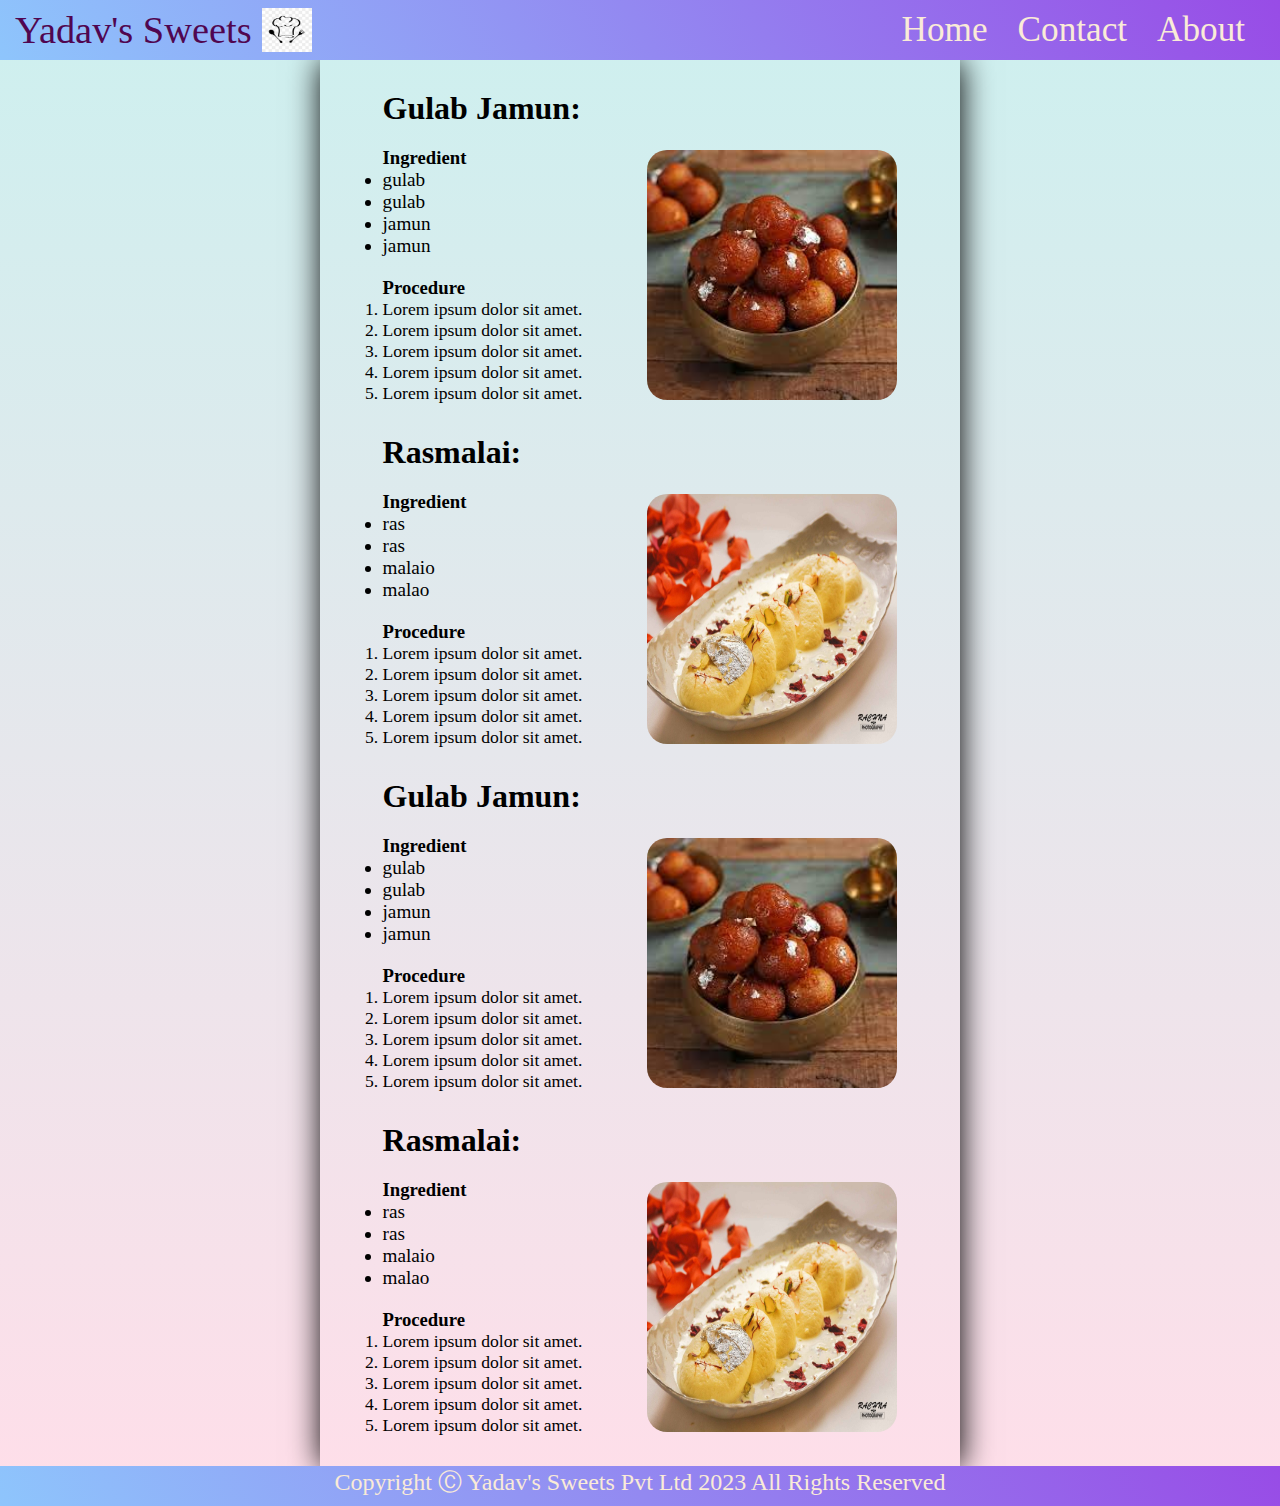
<file: Project_1/index.html>
<!DOCTYPE html>
<html lang="en">
<head>
    <meta charset="UTF-8">
    <meta name="viewport" content="width=device-width, initial-scale=1.0">
    <link rel="stylesheet" href="style.css">
    <title>Receipe_webpage</title>
</head>
<body>
    <div class="container">
        <header>
            <div class="navbar">
                <nav>
                    <ul id="navlist">
                        <li id="start">
                            <p id="name">Yadav's Sweets</p>
                            <img src="logo.png" alt="Logo">
                        </li>
                        <li>
                            <div id="itemlist">
                                <a href="a">Home</a>
                                <a href="b">Contact</a>
                                <a href="c">About</a>
                            </div>
                        </li>
                    </ul>
                </nav>
            </div>
        </header>


        <main>
            <div class="content">
                <section>
                    <div class="items">
                        <div class="leftbox">
                            <div>
                                <h2>Gulab Jamun:</h2>
                            </div>

                            <div>
                                <h3>Ingredient</h3>
                                <ul class="ingbox">
                                    <li>gulab</li>
                                    <li>gulab</li>
                                    <li>jamun</li>
                                    <li>jamun</li>
                                </ul>
                            </div>

                            <div>
                                <h3>Procedure</h3>
                                <ol class="recbox">
                                    <li>Lorem ipsum dolor sit amet.</li>
                                    <li>Lorem ipsum dolor sit amet.</li>
                                    <li>Lorem ipsum dolor sit amet.</li>
                                    <li>Lorem ipsum dolor sit amet.</li>
                                    <li>Lorem ipsum dolor sit amet.</li>
                                </ol>
                            </div>
                          
            
                        </div>
                        <div class="rightbox">
                            <img src="Gulab_Jamun.jpg" alt="Gulab_Jamun">
                            <div class="overlay">
                                <span>Click here to Buy</span>
                            </div>

                        </div>
                    </div>


                    <div class="item1">
                        <div class="leftbox">
                            <div>
                                <h2>Rasmalai:</h2>
                            </div>

                            <div>
                                <h3>Ingredient</h3>
                                <ul class="ingbox">
                                    <li>ras</li>
                                    <li>ras</li>
                                    <li>malaio</li>
                                    <li>malao</li>
                                </ul>
                            </div>

                            <div>
                                <h3>Procedure</h3>
                                <ol class="recbox">
                                    <li>Lorem ipsum dolor sit amet.</li>
                                    <li>Lorem ipsum dolor sit amet.</li>
                                    <li>Lorem ipsum dolor sit amet.</li>
                                    <li>Lorem ipsum dolor sit amet.</li>
                                    <li>Lorem ipsum dolor sit amet.</li>
                                </ol>
                            </div>
                          
            
                        </div>
                        <div class="rightbox">
                            <img src="rasmalai.jpg" alt="Rasmalai">
                            <div class="overlay">
                                <span>Click here to Buy</span>
                            </div>

                        </div>
                    </div>

                    <div class="items">
                        <div class="leftbox">
                            <div>
                                <h2>Gulab Jamun:</h2>
                            </div>

                            <div>
                                <h3>Ingredient</h3>
                                <ul class="ingbox">
                                    <li>gulab</li>
                                    <li>gulab</li>
                                    <li>jamun</li>
                                    <li>jamun</li>
                                </ul>
                            </div>

                            <div>
                                <h3>Procedure</h3>
                                <ol class="recbox">
                                    <li>Lorem ipsum dolor sit amet.</li>
                                    <li>Lorem ipsum dolor sit amet.</li>
                                    <li>Lorem ipsum dolor sit amet.</li>
                                    <li>Lorem ipsum dolor sit amet.</li>
                                    <li>Lorem ipsum dolor sit amet.</li>
                                </ol>
                            </div>
                          
            
                        </div>
                        <div class="rightbox">
                            <img src="Gulab_Jamun.jpg" alt="Gulab_Jamun">
                            <div class="overlay">
                                <span>Click here to Buy</span>
                            </div>

                        </div>
                    </div>


                    <div class="item1">
                        <div class="leftbox">
                            <div>
                                <h2>Rasmalai:</h2>
                            </div>

                            <div>
                                <h3>Ingredient</h3>
                                <ul class="ingbox">
                                    <li>ras</li>
                                    <li>ras</li>
                                    <li>malaio</li>
                                    <li>malao</li>
                                </ul>
                            </div>

                            <div>
                                <h3>Procedure</h3>
                                <ol class="recbox">
                                    <li>Lorem ipsum dolor sit amet.</li>
                                    <li>Lorem ipsum dolor sit amet.</li>
                                    <li>Lorem ipsum dolor sit amet.</li>
                                    <li>Lorem ipsum dolor sit amet.</li>
                                    <li>Lorem ipsum dolor sit amet.</li>
                                </ol>
                            </div>
                          
            
                        </div>
                        <div class="rightbox">
                            <img src="rasmalai.jpg" alt="Rasmalai">
                            <div class="overlay">
                                <span>Click here to Buy</span>
                            </div>

                        </div>
                    </div>
                </section>
               
            </div>
        </main>


       <footer>
        <div class="footer">
            <p>
                Copyright &#x24B8; Yadav's Sweets Pvt Ltd 2023 All Rights Reserved
            </p>
        </div>
       </footer>


    </div>
</body>
</html>
</file>
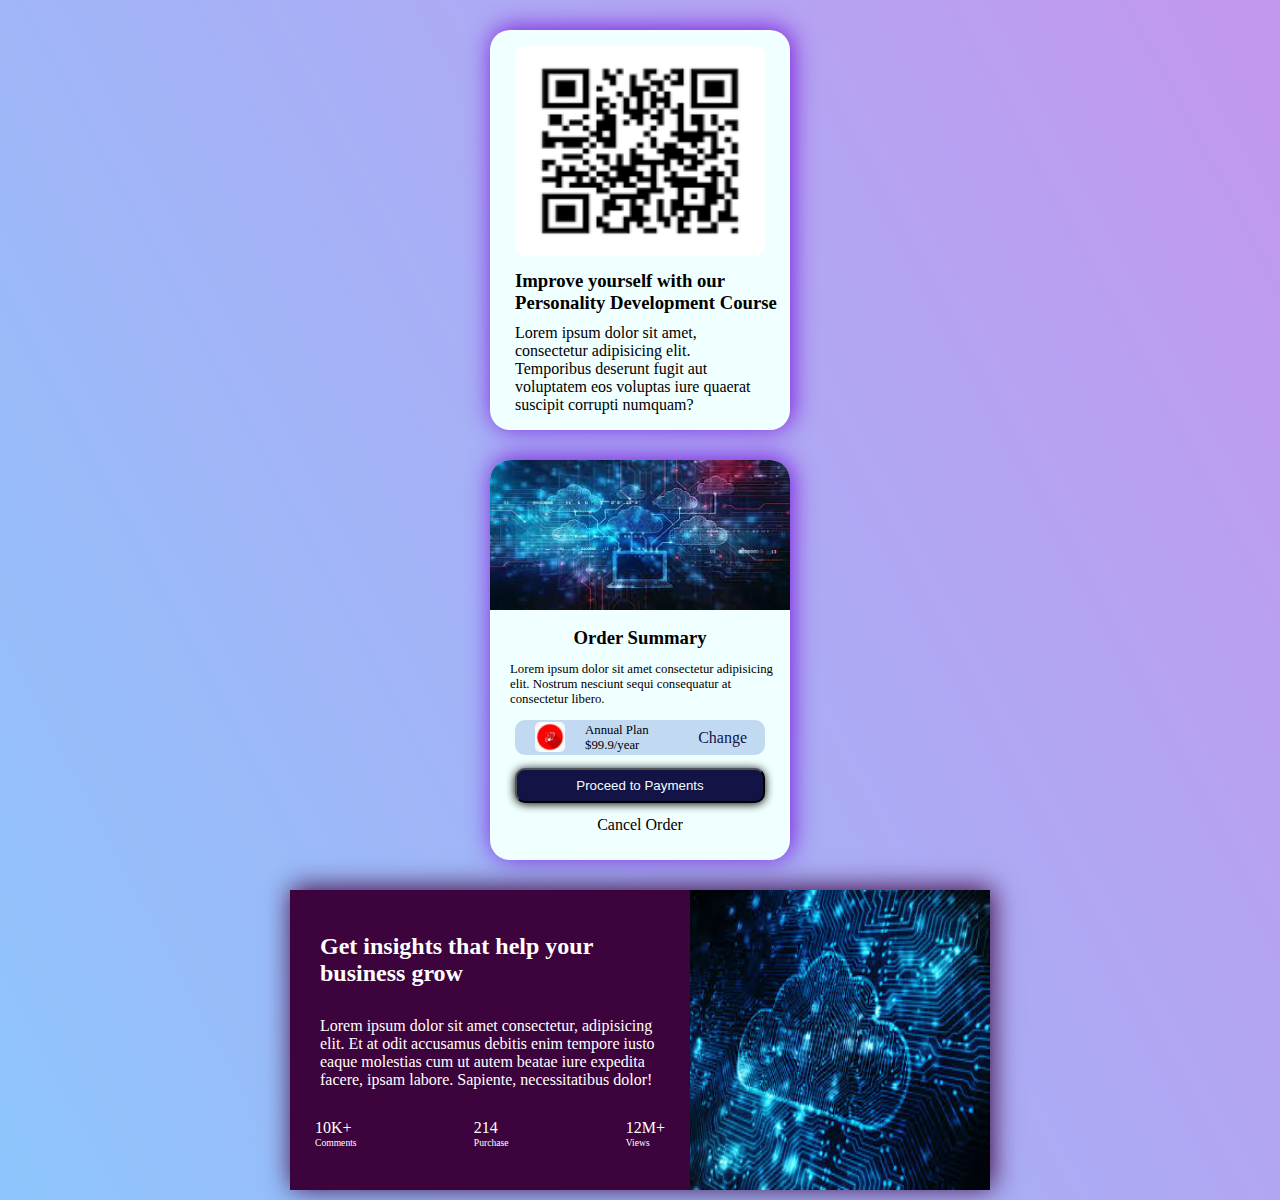
<file: Project_2/index.html>
<!DOCTYPE html>
<html lang="en">
<head>
    <meta charset="UTF-8">
    <meta name="viewport" content="width=device-width, initial-scale=1.0">
    <link rel="stylesheet" href="style.css">
    <title>Cards_website</title>
</head>
<body>
    <div class="container">
        <div class="box">
            <div>
                <img src="Qr_code.png" alt="QR_Code">
            </div>


            <div>
                <h3>Improve yourself with our Personality Development Course</h3>
            </div>


            <div>
                <p>Lorem ipsum dolor sit amet, consectetur adipisicing elit. Temporibus deserunt fugit aut voluptatem eos voluptas iure quaerat suscipit corrupti numquam?</p>
            </div>

        </div>


        <div class="box1">

            <div>
                <img src="System.jpg" alt="System">
            </div>

            <div>
                <h3>Order Summary</h3>
            </div>

            <div>
                <p id="para">Lorem ipsum dolor sit amet consectetur adipisicing elit. Nostrum nesciunt sequi consequatur at consectetur libero.</p>
            </div>

            <div class="main">
                <div class="main_1">
                    <div>
                        <img src="Music.jpg" alt="Music" id="music">
                    </div>
                    <div>
                        <p>Annual Plan <br> $99.9/year</p>
                    </div>

                </div>

                <div>
                    <a href="">Change</a>
                </div>

            </div>

            <div>
                <button class="favorite styled" type="button"> Proceed to Payments</button> 
            </div>

            <div>
                <a href="">Cancel Order</a>
            </div>
        </div>


        <div class="box2">
            <div class="leftbox">
                <div class="first">
                    <h2>Get insights that help your business grow</h2>
                </div>
                <div class="second">
                    <p>Lorem ipsum dolor sit amet consectetur, adipisicing elit. Et at odit accusamus debitis enim tempore iusto eaque molestias cum ut autem beatae iure expedita facere, ipsam labore. Sapiente, necessitatibus dolor!</p>
                </div>
                <div class="third">
                    <div class="tfirst">
                        <div>10K+</div>
                        <div class="small">Comments</div>
                    </div>
                    <div class="tsecond">
                        <div>214</div>
                        <div class="small">Purchase</div>
                    </div>
                    <div class="tthird">
                        <div>12M+</div>
                        <div class="small">Views</div>
                    </div>
                </div>
            </div>


            <div class="rightbox">
                <img src="System_1.jpg" alt="System">
            </div>
        </div>
    </div>
</body>
</html>
</file>
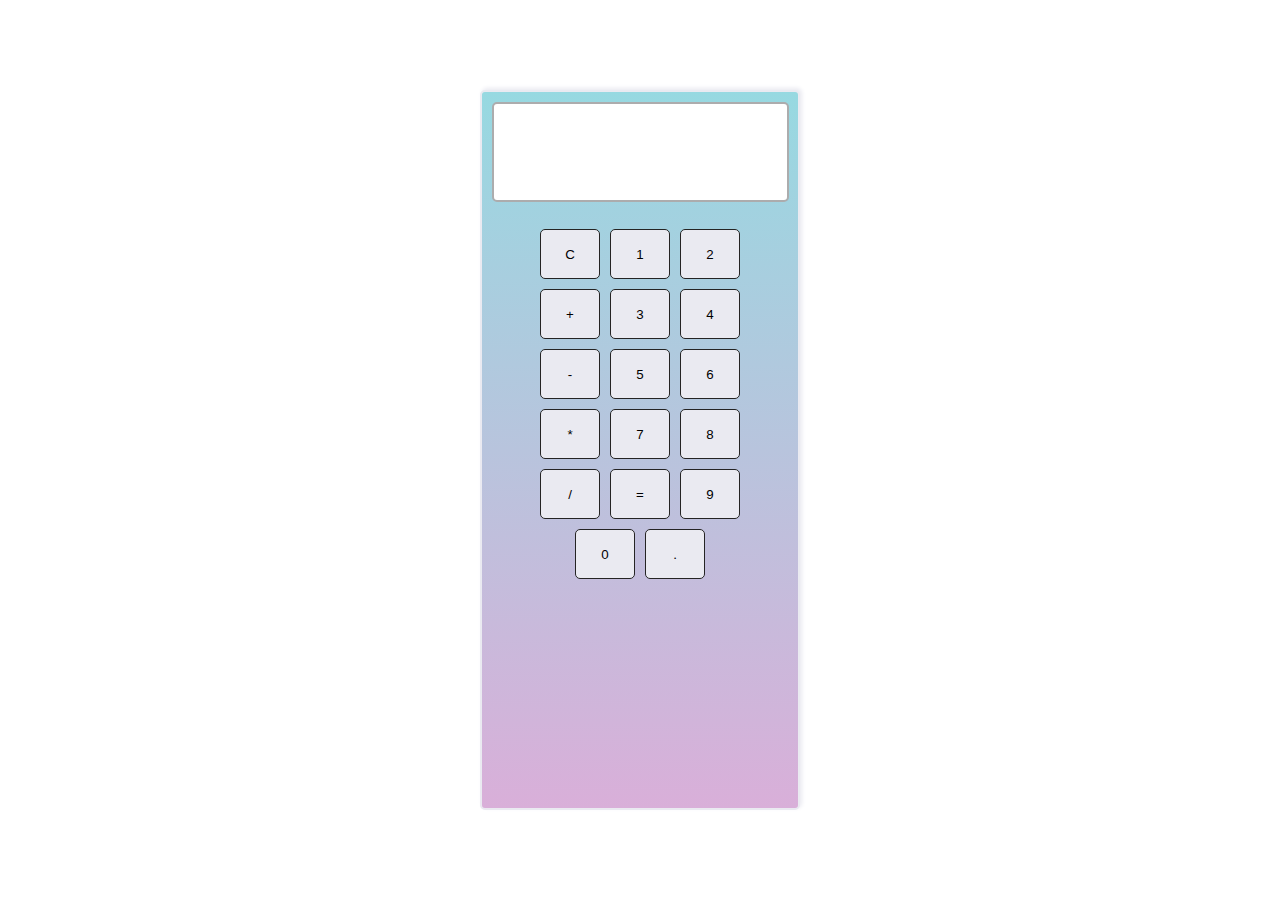
<file: Project_4/index.html>
<!DOCTYPE html>
<html lang="en">
<head>
  <meta charset="UTF-8">
  <meta name="viewport" content="width=device-width, initial-scale=1.0">
  <title>Calculator</title>
  <link rel="stylesheet" href="style.css">
</head>
<body>
  <div class="outer_body">
    <input type="text" class="display" readonly>
    <div class="button_container">
      <button class="button" onclick="currentDisplayValue='';document.querySelector('.display').value=currentDisplayValue;">C</button>
      <button class="button" onclick="currentDisplayValue=currentDisplayValue+'1';document.querySelector('.display').value=currentDisplayValue;">1</button>
      <button class="button" onclick="currentDisplayValue=currentDisplayValue+'2';document.querySelector('.display').value=currentDisplayValue;">2</button>
      <button class="button" onclick="currentDisplayValue=currentDisplayValue+'+';document.querySelector('.display').value=currentDisplayValue;">+</button>
      <button class="button" onclick="currentDisplayValue=currentDisplayValue+'3';document.querySelector('.display').value=currentDisplayValue;">3</button>
      <button class="button" onclick="currentDisplayValue=currentDisplayValue+'4';document.querySelector('.display').value=currentDisplayValue;">4</button>
      <button class="button" onclick="currentDisplayValue=currentDisplayValue+'-';document.querySelector('.display').value=currentDisplayValue;">-</button>
      <button class="button" onclick="currentDisplayValue=currentDisplayValue+'5';document.querySelector('.display').value=currentDisplayValue;">5</button>
      <button class="button" onclick="currentDisplayValue=currentDisplayValue+'6';document.querySelector('.display').value=currentDisplayValue;">6</button>
      <button class="button" onclick="currentDisplayValue=currentDisplayValue+'*';document.querySelector('.display').value=currentDisplayValue;">*</button>
      <button class="button" onclick="currentDisplayValue=currentDisplayValue+'7';document.querySelector('.display').value=currentDisplayValue;">7</button>
      <button class="button" onclick="currentDisplayValue=currentDisplayValue+'8';document.querySelector('.display').value=currentDisplayValue;">8</button>
      <button class="button" onclick="currentDisplayValue=currentDisplayValue+'/';document.querySelector('.display').value=currentDisplayValue;">/</button>
      <button class="button" onclick="let result=eval(currentDisplayValue);currentDisplayValue=result;document.querySelector('.display').value=currentDisplayValue;">=</button>
      <button class="button" onclick="currentDisplayValue=currentDisplayValue+'9';document.querySelector('.display').value=currentDisplayValue;">9</button>
      <button class="button" onclick="currentDisplayValue=currentDisplayValue+'0';document.querySelector('.display').value=currentDisplayValue;">0</button>
      <button class="button" onclick="currentDisplayValue=currentDisplayValue+'.';document.querySelector('.display').value=currentDisplayValue;">.</button>
    </div>
  </div>
  
  <script src="index.js"></script>
</body>
</html>
</file>
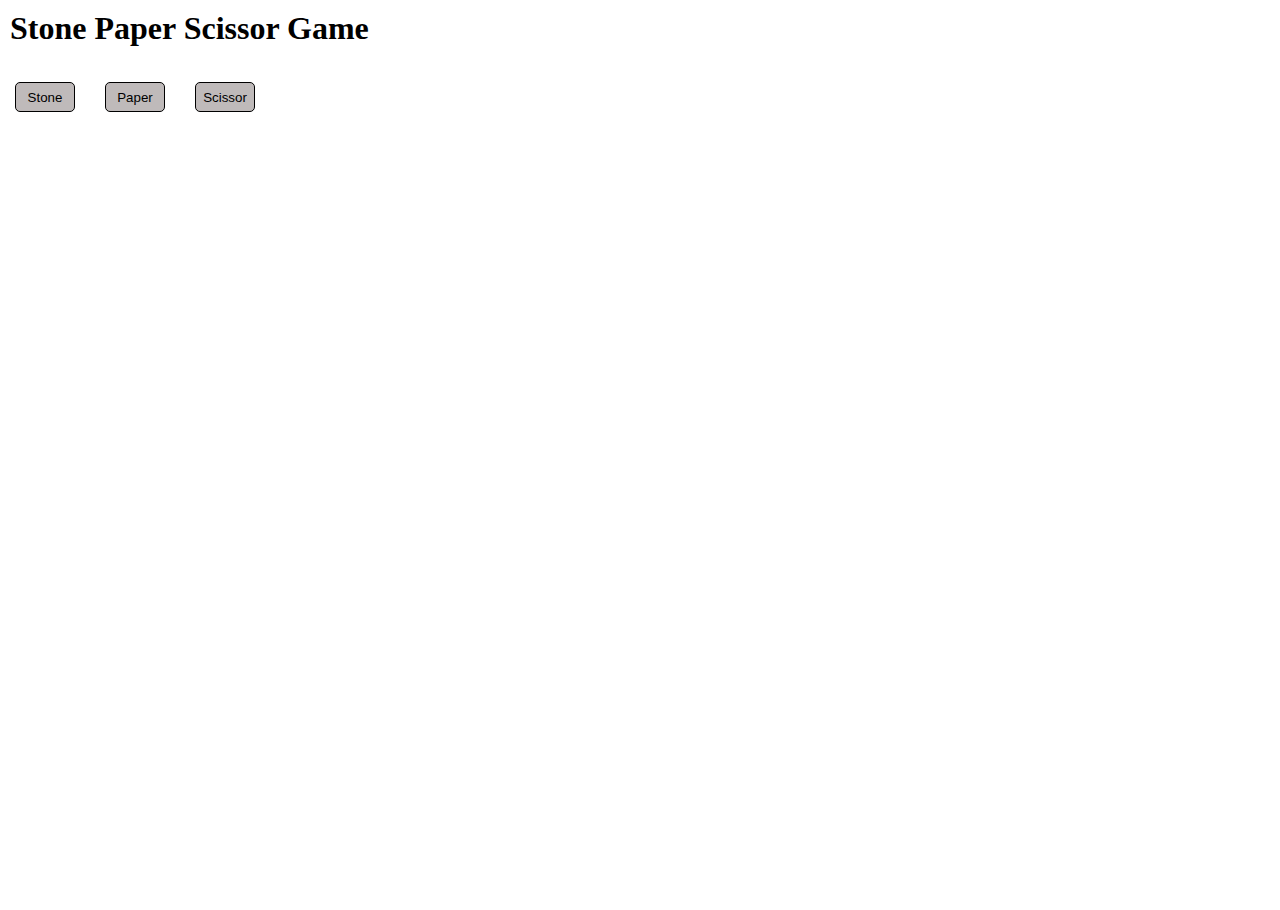
<file: Project_5/index.html>
<!DOCTYPE html>
<html lang="en">
<head>
  <meta charset="UTF-8">
  <meta name="viewport" content="width=device-width, initial-scale=1.0">
  <title>Game</title>
  <link rel="stylesheet" href="style.css">
</head>
<body>
  <div class="container">
    <main class="heading">
      <h1>Stone Paper Scissor Game</h1>
    </main>
    <div class="content">

      <button class="stone" onclick="
        userMove='Stone';
        computerChoice=choiceOfComputer();
        showResult(userMove,computerChoice);
        ">Stone</button>

      <button class="paper" onclick="
      userMove='Paper';
      computerChoice=choiceOfComputer();
      showResult(userMove,computerChoice);
      ">Paper</button>

      <button class="scissor" onclick="
      userMove='Scissor';
      computerChoice=choiceOfComputer();
      showResult(userMove,computerChoice);
      ">Scissor</button>

    </div>
  </div>


  <script src="index.js"></script>
</body>
</html>
</file>
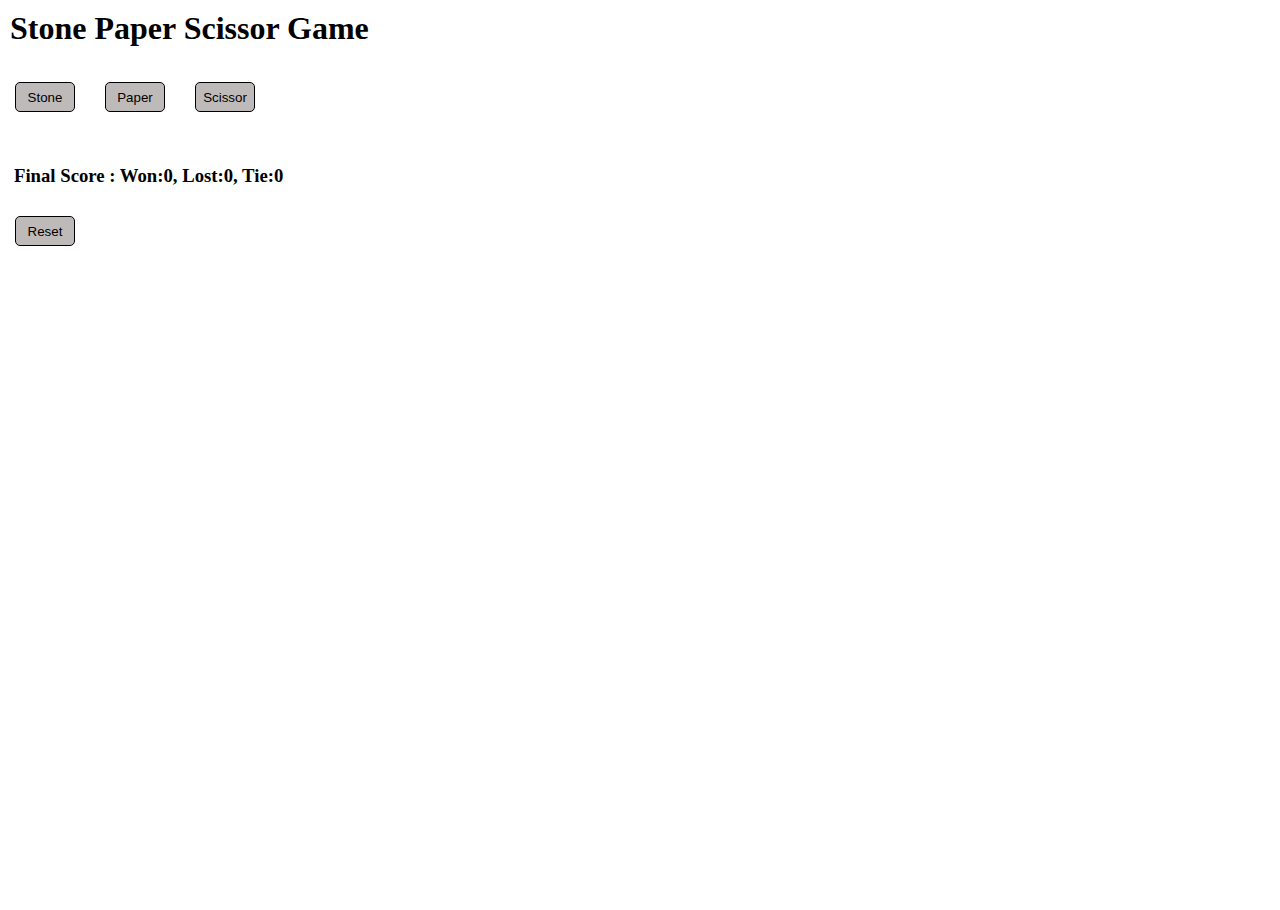
<file: Project_5_updated/index.html>
<!DOCTYPE html>
<html lang="en">
<head>
  <meta charset="UTF-8">
  <meta name="viewport" content="width=device-width, initial-scale=1.0">
  <title>Game</title>
  <link rel="stylesheet" href="style.css">
</head>
<body>
  <div class="container">
    <main class="heading">
      <h1>Stone Paper Scissor Game</h1>
    </main>
    <div class="content">
      
      <button class="stone" onclick="
        userMove='Stone';
        computerChoice=choiceOfComputer();
        showResult(userMove,computerChoice);
        ">Stone</button>

      <button class="paper" onclick="
      userMove='Paper';
      computerChoice=choiceOfComputer();
      showResult(userMove,computerChoice);
      ">Paper</button>

      <button class="scissor" onclick="
      userMove='Scissor';
      computerChoice=choiceOfComputer();
      showResult(userMove,computerChoice);
      ">Scissor</button>
      
    </div>

    <div class="scorebox">
      <h3 id="user-move"></h3>
      <h3 id="computer-move"></h3>
      <h3 id="result"></h3>
      <h3 id="score"></h3>
    </div>

    <button onclick="localStorage.clear();
        resetScore();
      ">Reset</button>
  </div>


  <script src="index.js"></script>
</body>
</html>
</file>
<file: Project_1/style.css>
*{
    margin:0;
    padding:0;
    box-sizing: border-box;
    overflow-x: none;
}

#navlist{
    list-style-type: none;
    font-size:2.2rem;
    display:flex;
    justify-content: space-between;
    align-items:center;
    padding:15px;
    /* margin-left:15px;
    margin-right: 15px; */
}

.container{
    width:100%;
    height:100%;
    overflow-x: none;
    background-color: #FFDEE9;
    background-image: linear-gradient(0deg, #FFDEE9 0%, #cdf0ef 100%);
}

nav{
    width:100%;
    overflow-x: none;
}

#start{
    display:flex;
}

.navbar{
    width:100vw;
    height:60px;
    /* background-color: #E9CBFF; */
    background-color: #8EC5FC;
    background-image: linear-gradient(62deg, #8EC5FC 0%, #984ce6 100%);
    display:flex;
    justify-content:center;
    align-items:center;
    position:relative;
}

#start img{
    overflow:none;
    height:44px;
    width:50px;
    margin:10px;
    background-image: none;
}

#name{
    font-size:2.4rem;
    color:rgb(80, 6, 80);
    margin-top:10px;
}

a{
    text-decoration: none;
    color:antiquewhite;
}

a:hover{
    transform:scale(0.8);
}

#itemlist{
    display:flex;
    gap:30px;
    margin:20px;
}

.footer{
    background-color: #8EC5FC;
    background-image: linear-gradient(62deg, #8EC5FC 0%, #984ce6 100%);
    color:antiquewhite;
    text-align:center;
    min-height: 40px;
    position:sticky;
}

.footer p{
    font-size: 1.5rem;
}


.content{
    display:flex;
    flex-direction:column;
    gap:600px;
    width:50%;
    margin:auto;
    box-shadow: 1px 1px 30px black;

}

.items{
    display:flex;
    justify-content:space-around;
    margin:30px;
}

.item1{
    display:flex;
    margin:30px;   
    justify-content:space-around
}

.items img{
    border-radius:20px;
    width:250px;
    height:250px;
    margin-top:60px;
    transition:all 0.3s linear 0s;
}

.item1 img{
    width:250px;
    height:250px;
    border-radius:20px;
    margin-top:60px;
    transition:all 0.3s linear 0s;
    /* position:absolute; */
}

.leftbox{
    gap:20px;
    display:flex;
    flex-direction:column;
}

.leftbox h2{
    font-size:2rem;
}

.ingbox{
    font-size:1.2rem;
}

.recbox{
    font-size:1.1rem;
}

.rightbox:hover{
    transform:scale(1.2);
}

.rightbox{
    position:relative;
    overflow:hidden;
    transition: all 0.6s linear 0s;
}

.rightbox .overlay{
    position:absolute;
    top:0;
    left:0;
    height:250px;
    width:250px;
    background-color: rgba(113, 111, 111, 0.811);
    display:flex;
    align-items:center;
    justify-content:center;
    border-radius:20px;
    opacity: 0;
    transition: all 0.3s linear 0s;
    margin-top:60px;
}

.rightbox:hover .overlay{
    opacity: 1;
}

.rightbox .overlay span{
    color:white;
    font-size:1.5rem;
    
}
</file>
<file: Project_2/style.css>
*{
    margin:0;
    padding:0;
    box-sizing: border-box;
}

.container{
    width:100%;
    height:100%;
    min-height:1200px;
    background-color: #8EC5FC;
    background-image: linear-gradient(62deg, #8EC5FC 0%, #c397ee 100%);
    display:flex;
    flex-direction:column;
    /* justify-content: center ; */
    align-items:center;
    gap:30px;
    
}
   

.box{
    width:300px;
    height:400px;
    background-color: azure;
    border-radius: 20px;
    display:flex;
    flex-direction:column;
    align-items:center;
    justify-content:center;
    margin-top:30px;
    gap:10px;
    box-shadow:2px -2px 25px #7C1ADC;
}

.box img{
    width:250px;
    height:210px;
    margin-top:10px;
    border-radius:10px;
    transition:all 0.6s linear 0s;
}

.box h3{
    margin-left:25px;
    font-weight:bold;
    /* margin-right:25px; */
}

.box p{
    margin:0px 25px 10px 25px;
}

.box img:hover{
    transform:scale(1.1);
}

.box1{
    width:300px;
    height:400px;
    background-color: azure;
    border-radius: 20px;
    display:flex;
    flex-direction:column;
    align-items:center;
    /* justify-content:center; */
    /* margin-top:30px; */
    /* gap:10px; */
    box-shadow:2px -2px 25px #7C1ADC;
    gap:13px;

}

.box1 img{
    width:300px;
    height:150px;
    border-radius:20px 20px 0px 0px; 
}

.box1 p{
    margin-left:20px;
    /* margin-right:10px; */
}

.box1 button{
    width:250px;
    height:35px;
    background-color: rgb(19, 19, 70);
    color:azure;
    border-radius:10px;
    box-shadow:0px 1px 10px black;
    transition: all 0.4s linear 0s;
}

.box1 button:hover{
    transform:scale(1.05);
}

.box1 a{
    text-decoration: none;
    color:black;
}

#music{
    height:30px;
    width:30px;
    border-radius:5px;
    margin-top:3px;
    /* background-color:#8EC5FC ; */
}

.main{
    display:flex;
    justify-content:space-between;
    align-items:center;
    width:250px;
    height:35px;
    background-color: #c1daf2;
    border-radius:10px;
}

.main_1{
    display:flex;
    justify-content:center;
    align-items:center;
    margin-left:20px;
}

.main_1 p{
    font-size:0.8rem;
}

.main a{
    margin-right:18px;
    color:rgb(19, 19, 70);
}

#para{
    font-size: 0.8rem;
}


.box2{
    width:700px;
    height:300px;
    display:flex;
    flex-direction:row;
    box-shadow:2px -2px 25px rgb(60, 3, 60);
}

.leftbox{
    width:400px;
    height:300px;
    display:flex;
    flex-direction:column;
    background-color: rgb(60, 3, 60);
    color:white;
    justify-content: center;
    gap:30px;
}

.first{
    margin: 0px 30px 0px 30px;
}

.second{
    margin: 0px 30px 0px 30px;
}


.rightbox img{
    width:300px;
    height:300px;
}

.third{
    display:flex;
    flex-direction: row;
    /* margin: 0px 30px 0px 30px; */
    justify-content:space-between;
    /* overflow:hidden; */
    margin: 0px 25px 0px 25px;
}

.small{
    font-size: 0.6rem;
}
</file>
<file: Project_4/style.css>
*{
  margin:0;
  padding:0;
  box-sizing: border-box;
}
body{
  height:100vh;
  width:100vw;
  display:flex;
  justify-content:center;
  align-items:center;
}
.outer_body{
  border:2px solid rgb(234, 234, 241);
  border-radius:5px;
  box-shadow: 2px -2px 4px rgb(234, 234, 241);
  height:80%;
  width:25%; 
  background-color: #D9AFD9;
  background-image: linear-gradient(0deg, #D9AFD9 0%, #97D9E1 100%);
}
.display{
  border:2px solid rgb(172, 172, 173);
  border-radius:5px;
  margin:10px;
  height:14%;
  width:94%;
  font-size:30px;
}
.button_container{
  margin-left:20px;
  margin-right:20px;
  margin-top:12px;
  display:flex;
  justify-content: center;
  flex-wrap:wrap;
}
.button{
  background-color:rgb(234,234,241);
  width:60px;
  height:50px;
  margin:5px;
  border:1px solid rgb(37, 36, 36);
  border-radius:5px;
  
}
</file>
<file: Project_5/style.css>
*{
  padding:0;
  margin:0;
  box-sizing: border-box;
}
body{
  height:100vh;
  width:100vw;
}
.heading{
  margin:10px;
}
.content{
  margin-top:20px;
  display:flex; 
}
button{
  margin:15px;
  height:30px;
  width:60px;
  background-color:rgb(191, 186, 186);
  border:1px solid black;
  border-radius:5px;
}
</file>
<file: Project_5_updated/style.css>
*{
  padding:0;
  margin:0;
  box-sizing: border-box;
}
body{
  height:100vh;
  width:100vw;
}

.heading{
  margin:10px;
}
.content{
  margin-top:20px;
  display:flex; 
}
button{
  margin:15px;
  height:30px;
  width:60px;
  background-color:rgb(191, 186, 186);
  border:1px solid black;
  border-radius:5px;
}
.scorebox{
  display:flex;
  flex-direction:column;
  margin:10px;
}
h3{
  padding:4px;
}
</file>
